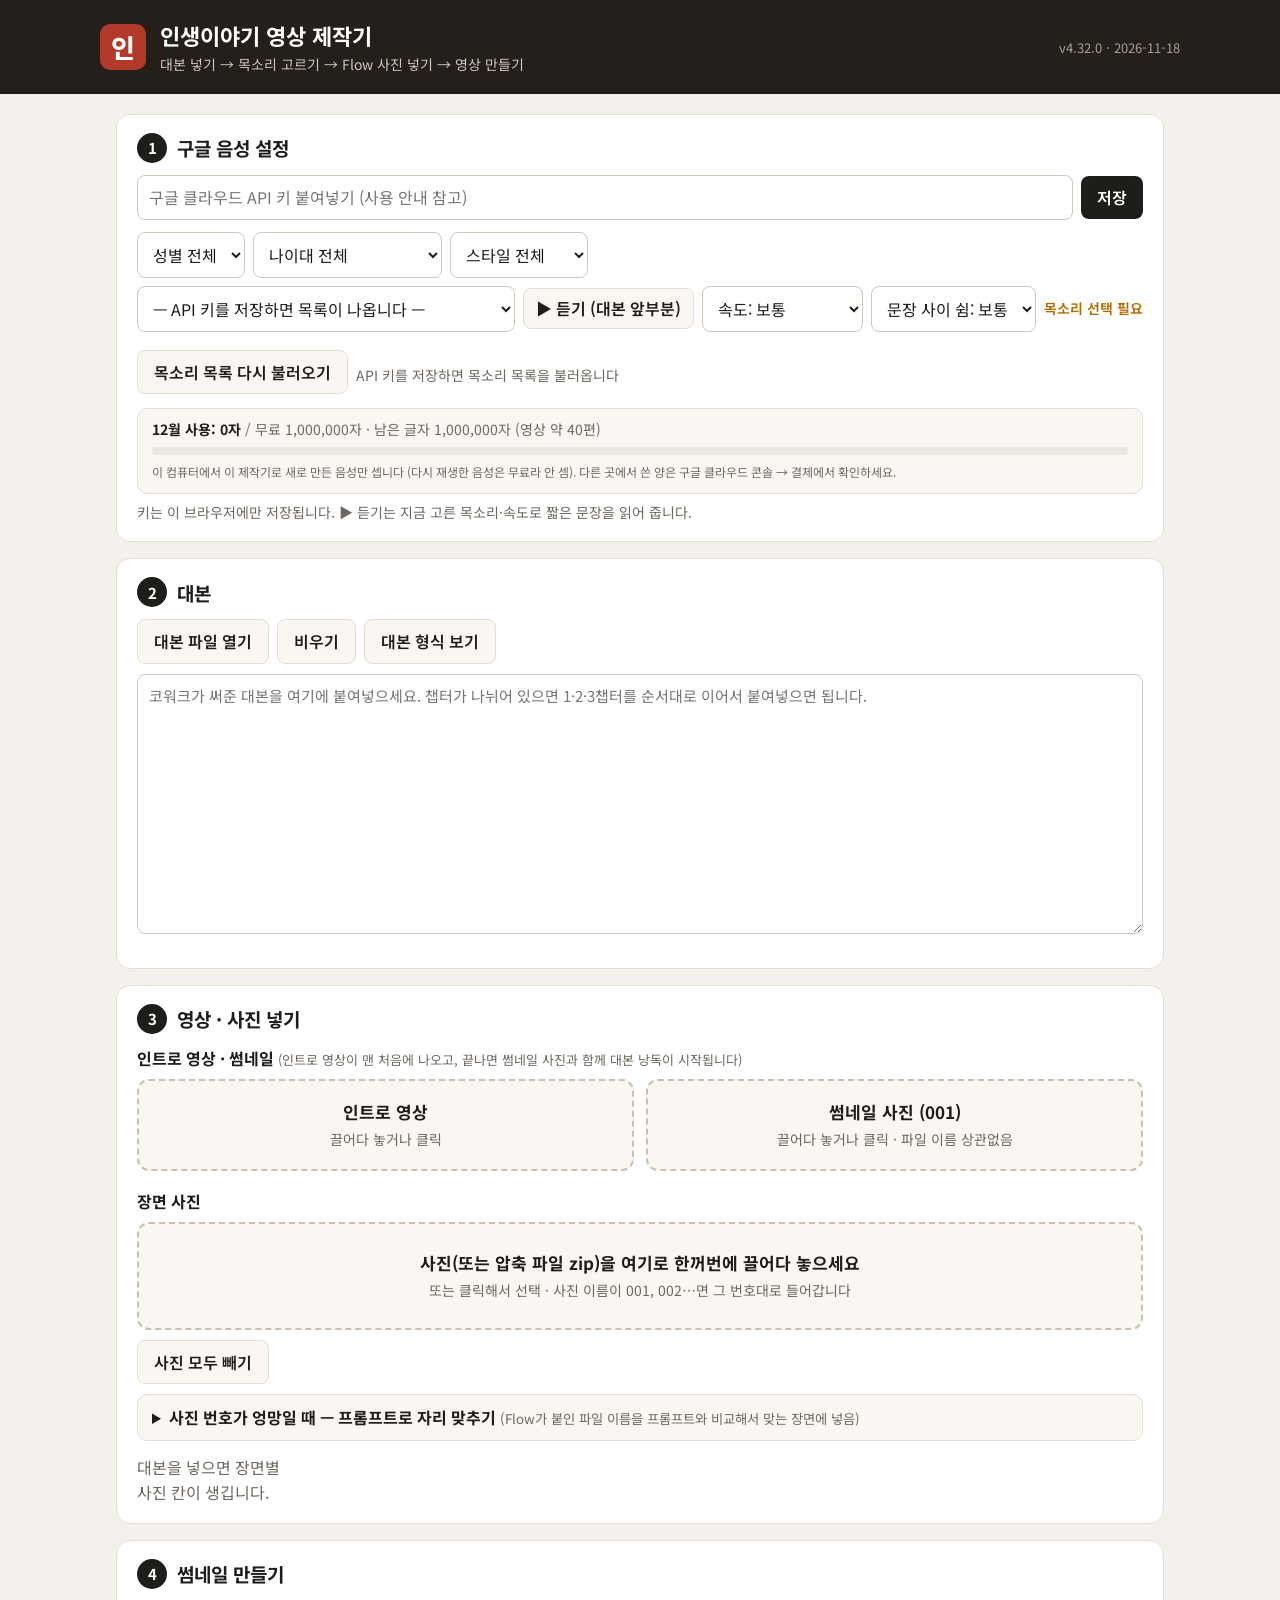
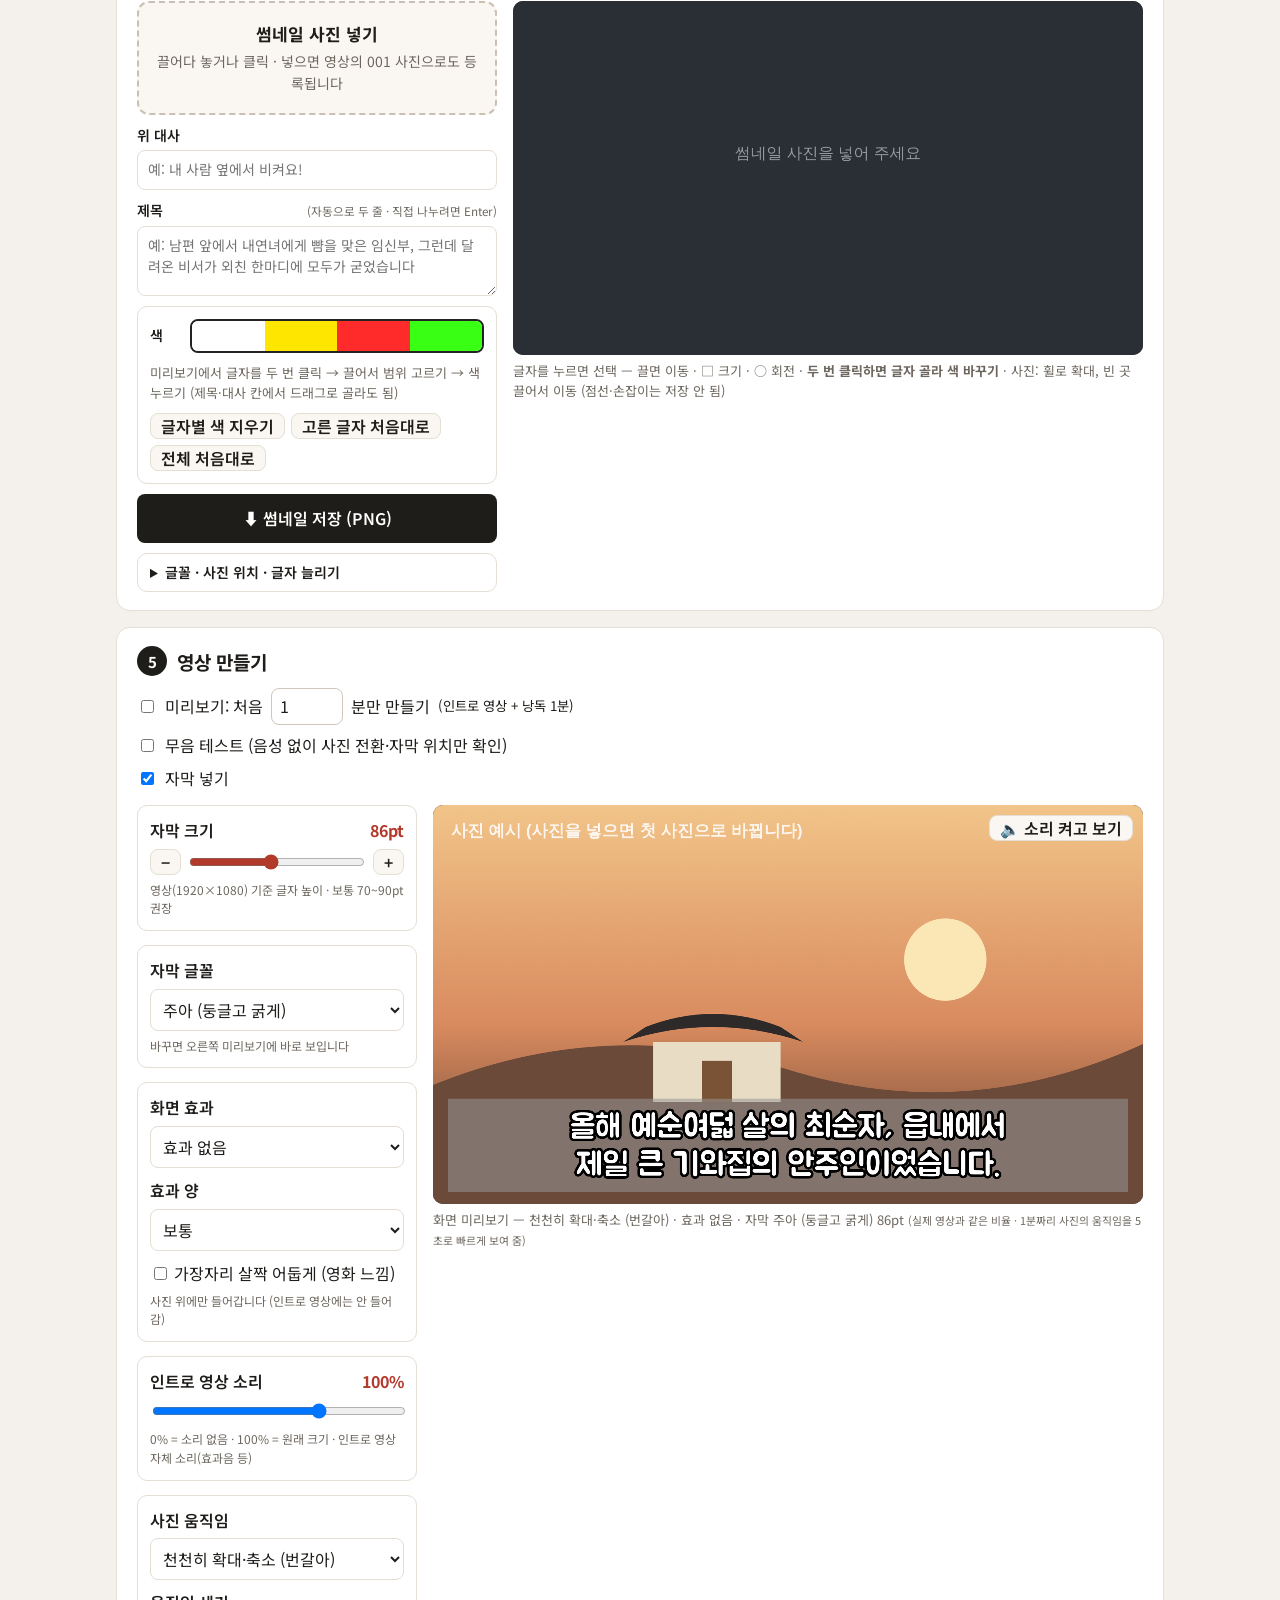
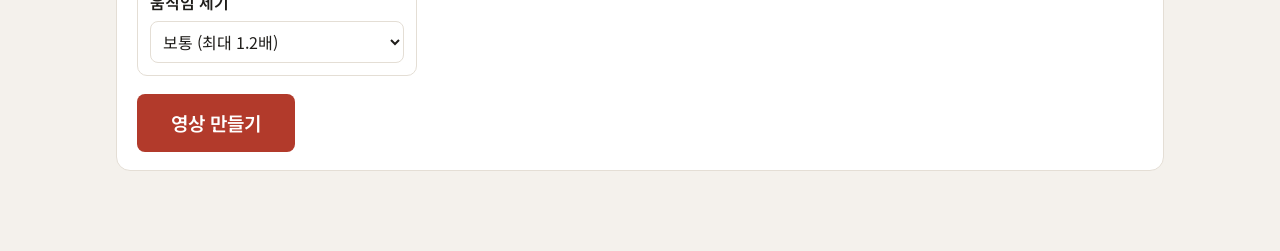
<file: index.html>
<!doctype html>
<html lang="ko">
<head>
<meta charset="utf-8">
<meta name="viewport" content="width=device-width, initial-scale=1">
<title>인생이야기 영상 제작기</title>
<link rel="preconnect" href="https://fonts.googleapis.com"><link rel="preconnect" href="https://fonts.gstatic.com" crossorigin>
<link href="https://fonts.googleapis.com/css2?family=Jua&family=Do+Hyeon&family=Black+Han+Sans&family=Bagel+Fat+One&family=Gasoek+One&family=Noto+Sans+KR:wght@700;900&family=Gothic+A1:wght@800&family=Nanum+Gothic:wght@800&family=Sunflower:wght@700&family=Gowun+Dodum&family=Dongle:wght@700&family=Gugi&family=Yeon+Sung&family=Noto+Serif+KR:wght@900&family=Nanum+Myeongjo:wght@800&family=Hahmlet:wght@800&family=Song+Myung&family=Dokdo&family=East+Sea+Dokdo&family=Gaegu:wght@700&family=Nanum+Pen+Script&display=swap" rel="stylesheet">
<link rel="stylesheet" href="lib/fonts/fonts.css?v=1">
<link rel="stylesheet" href="app.css?v=40">
</head>
<body>
<header class="top">
  <div class="brand"><span class="logo">인</span><div><h1>인생이야기 영상 제작기</h1><p>대본 넣기 → 목소리 고르기 → Flow 사진 넣기 → 영상 만들기</p></div><div class="topright"><span id="ext-state" class="ext"></span><span id="version" class="ver"></span></div></div>
</header>

<main>
  <!-- 음성 방식 -->
  <section class="card modes" id="sec-mode" hidden>
    <div class="card-head"><h2>음성은 어디서 만드나요?</h2></div>
    <label class="mode"><input type="radio" name="mode" value="google"> <span><b>제작기에서 바로 만들기 (구글 음성)</b><small>대본만 넣으면 음성·자막까지 자동 · 매달 100만 자 무료</small></span></label>
    <label class="mode"><input type="radio" name="mode" value="vrew"> <span><b>브루에서 만든 음성 파일 쓰기</b><small>브루에서 송세아로 만든 음성(mp3) + 자막(srt)을 넣음</small></span></label>
  </section>

  <!-- 구글 음성 -->
  <section class="card" id="sec-gkey" data-mode="google">
    <div class="card-head"><span class="num">1</span><h2>구글 음성 설정</h2><span class="state" id="g-key-state"></span></div>
    <div class="row">
      <input type="password" id="g-key" placeholder="구글 클라우드 API 키 붙여넣기 (사용 안내 참고)" autocomplete="off">
      <button id="g-key-save" class="btn">저장</button>
    </div>
    <div class="row" style="margin-top:12px">
      <select id="g-f-gender" class="f" title="성별"><option value="">성별 전체</option><option value="FEMALE">여성</option><option value="MALE">남성</option></select>
      <select id="g-f-age" class="f" title="느낌상 나이대 (추정)"><option value="">나이대 전체</option><option value="청년">청년 (20~30대 느낌)</option><option value="중년">중년 (40~50대 느낌)</option><option value="장년">장년 (60대 이상 느낌)</option></select>
      <select id="g-f-style" class="f" title="목소리 스타일"><option value="">스타일 전체</option><option value="warm">따뜻·부드러운</option><option value="calm">차분·또렷한</option><option value="bright">밝고 활기찬</option></select>
    </div>
    <div class="row" style="margin-top:8px">
      <select id="g-voice" class="gvoice"></select>
      <button id="g-play" class="btn play" title="대본을 넣었으면 대본 앞부분을, 없으면 예시 문장을 읽어 줍니다">▶ 듣기 (대본 앞부분)</button>
      <select id="g-speed" title="읽는 속도">
        <option value="0.8">속도: 아주 느리게</option><option value="0.85">속도: 느리게</option><option value="0.9">속도: 조금 느리게</option>
        <option value="0.95">속도: 살짝 느리게</option><option value="1">속도: 보통</option><option value="1.05">속도: 살짝 빠르게</option>
        <option value="1.1">속도: 조금 빠르게</option><option value="1.2">속도: 빠르게</option>
      </select>
      <select id="g-pause" title="문장이 끝날 때마다 쉬는 길이">
        <option value="0">문장 사이 쉼: 없음</option><option value="1">문장 사이 쉼: 짧게</option><option value="2" selected>문장 사이 쉼: 보통</option><option value="3">문장 사이 쉼: 길게</option>
      </select>
      <span class="state" id="g-voice-state"></span>
    </div>
    <div class="row picks" id="g-picks"></div>
    <div class="row tools" style="margin-top:8px"><button class="btn ghost" id="g-voices-load">목소리 목록 다시 불러오기</button><span class="hint" id="g-voices-info"></span></div>
    <div class="g-usage" id="g-usage"></div>
    <p class="hint">키는 이 브라우저에만 저장됩니다. ▶ 듣기는 지금 고른 목소리·속도로 짧은 문장을 읽어 줍니다.</p>
  </section>

  <!-- 브루 음성 -->
  <section class="card" id="sec-vrew" data-mode="vrew" hidden>
    <div class="card-head"><span class="num">1</span><h2>브루 음성 · 자막 넣기</h2><span class="state" id="vrew-state"></span></div>
    <div class="help">
      <b>브루에서 할 일</b>
      <ol>
        <li>대본을 넣고 AI 목소리(예: 송세아)로 음성 만들기 — 사진·배경음악은 넣지 않아도 됨</li>
        <li><b>내보내기 → 오디오 파일(mp3 또는 wav)</b> 저장</li>
        <li><b>내보내기 → 자막 파일(srt)</b> 저장</li>
      </ol>
    </div>
    <div class="vrew-files">
      <label class="drop small" id="vrew-drop">
        <input type="file" id="vrew-input" accept="audio/*,.mp3,.wav,.m4a,.aac,.srt,text/plain" multiple hidden>
        <strong>음성 파일과 자막 파일(.srt)을 여기로 끌어다 놓으세요</strong>
        <span>두 개를 한꺼번에 넣어도 되고, 하나씩 넣어도 됩니다</span>
      </label>
      <div class="vrew-info">
        <div>음성: <b id="vrew-audio-name">없음</b></div>
        <div>자막: <b id="vrew-srt-name">없음</b></div>
      </div>
    </div>
  </section>

  <!-- 2. 대본 -->
  <section class="card" id="sec-script">
    <div class="card-head"><span class="num">2</span><h2>대본 <small class="opt-only">(선택)</small></h2><span class="state" id="script-state"></span></div>
    <p class="hint opt-only" style="margin:0 0 10px">브루 음성을 쓸 때는 비워 둬도 됩니다. 대본에 <b>[장면 001]</b> 표시가 있으면 그 위치에서 사진이 바뀌고, <b>[챕터]</b> 표시가 있으면 유튜브 챕터가 만들어집니다. 없으면 사진 장수에 맞춰 고르게 나눕니다.</p>
    <div class="row tools">
      <label class="btn ghost" title="챕터 파일 여러 개를 한꺼번에 고르면 이름 순서대로 이어 붙입니다">대본 파일 열기<input type="file" id="script-file" accept=".txt,text/plain" multiple hidden></label>
      <button class="btn ghost" id="script-clear">비우기</button>
      <button class="btn ghost" id="format-help-btn">대본 형식 보기</button>
    </div>
    <div id="format-help" class="help" hidden>
      <pre>[챕터] 1부. 낡은 장부        ← 유튜브 챕터 제목 (선택)
[장면 003]                   ← 여기서 사진 3번으로 바뀜
[내레이션] 서윤희가 시집온 곳은...
[한숙자] 쌀자루는 왜 아직 그대로냐.
[서윤희|슬픔] 금방 옮기겠습니다.        ← 감정 지정
[김덕수|분노|1.5] 그만들 해라.          ← 감정 + 세기(0~2)</pre>
      <p>감정: 보통 · 기쁨 · 슬픔 · 분노 · 속삭임 · 톤업 · 톤다운 · 자동 &nbsp;/&nbsp; 태그 없는 줄은 내레이션 &nbsp;/&nbsp; # 으로 시작하는 줄은 무시</p>
    </div>
    <textarea id="script" autocomplete="off" spellcheck="false" placeholder="코워크가 써준 대본을 여기에 붙여넣으세요. 챕터가 나뉘어 있으면 1·2·3챕터를 순서대로 이어서 붙여넣으면 됩니다."></textarea>
    <div id="script-summary" class="summary"></div>
  </section>

  <!-- 사진 만들기 -->
  <section class="card" id="sec-gen" hidden>
    <div class="card-head"><span class="num">3</span><h2>사진 자동 생성 <small>(선택 · Gemini API 키가 있을 때만)</small></h2><span class="state" id="gen-state"></span></div>
    <div class="row">
      <input type="password" id="gem-key" placeholder="Gemini API 키 (aistudio.google.com → Get API key)" autocomplete="off">
      <button id="gem-key-save" class="btn">저장</button><span class="state" id="gem-key-state"></span>
    </div>
    <div class="row" style="margin-top:8px"><label>모델 <select id="gem-model"></select></label></div>
    <div class="row tools" style="margin-top:12px">
      <label class="btn ghost">프롬프트 파일 열기<input type="file" id="gen-file" accept=".txt,.md,text/plain" hidden></label>
    </div>
    <textarea id="gen-prompts" class="short" spellcheck="false" placeholder="코워크가 준 '이미지 프롬프트'를 여기에 붙여넣으세요 ([인물] / [인물사진] / [썸네일 A] / [장면 002] …)"></textarea>
    <div id="gen-summary" class="summary"></div>
    <h3 class="sub">① 인물 참고 사진 <span class="hint">— 인물마다 얼굴 사진 1장을 정해두면 모든 장면에서 같은 얼굴로 나옵니다</span></h3>
    <div id="gen-chars" class="chars"></div>
    <h3 class="sub">② 썸네일 <span class="hint">— 썸네일 A 는 장면 001 사진으로도 쓰입니다</span></h3>
    <div id="gen-thumbs" class="grid"></div>
    <h3 class="sub">③ 장면 사진 전부 만들기</h3>
    <div class="row">
      <button id="gen-all" class="btn big">사진 전부 만들기</button>
      <button id="gen-stop" class="btn ghost" hidden>중지</button>
      <button id="gen-retry" class="btn ghost" hidden>실패한 것만 다시</button>
      <button id="gen-zip" class="btn ghost">만든 사진 폴더에 저장</button>
    </div>
    <div id="gen-failed" class="msgs"></div>
    <p class="hint">만든 사진은 아래 사진 칸에 장면 번호대로 바로 들어갑니다. 마음에 안 드는 장은 아래 칸의 [다시] 를 누르세요. 한 번 만든 사진은 브라우저에 저장되어, 새로고침해도 다시 돈이 들지 않습니다.</p>
  </section>

  <!-- 4. 사진 -->
  <section class="card" id="sec-images">
    <div class="card-head"><span class="num">4</span><h2>영상 · 사진 넣기</h2><span class="state" id="img-state"></span></div>
    <h3 class="subhead">인트로 영상 · 썸네일 <small>(인트로 영상이 맨 처음에 나오고, 끝나면 썸네일 사진과 함께 대본 낭독이 시작됩니다)</small></h3>
    <div class="clip-row">
      <div class="clip-slot" data-part="1">
        <label class="drop small"><input type="file" accept="video/*" hidden><strong>인트로 영상</strong><span class="clip-name">끌어다 놓거나 클릭</span></label>
        <video muted playsinline hidden></video>
        <button class="btn ghost clip-del" hidden>빼기</button>
      </div>
      <div class="clip-slot thumb-slot" id="thumb-slot">
        <label class="drop small"><input type="file" accept="image/*" hidden><strong>썸네일 사진 (001)</strong><span class="clip-name">끌어다 놓거나 클릭 · 파일 이름 상관없음</span></label>
        <img alt="" hidden>
        <button class="btn ghost clip-del" hidden>빼기</button>
      </div>
    </div>
    <h3 class="subhead">장면 사진</h3>
    <label id="drop" class="drop">
      <input type="file" id="img-input" accept="image/*,video/*,.zip" multiple hidden>
      <strong>사진(또는 압축 파일 zip)을 여기로 한꺼번에 끌어다 놓으세요</strong>
      <span>또는 클릭해서 선택 · 사진 이름이 001, 002…면 그 번호대로 들어갑니다</span>
    </label>
    <div class="row tools"><button class="btn ghost" id="img-clear">사진 모두 빼기</button></div>
    <details class="pm-box" id="pm-box">
      <summary><b>사진 번호가 엉망일 때 — 프롬프트로 자리 맞추기</b> <small>(Flow가 붙인 파일 이름을 프롬프트와 비교해서 맞는 장면에 넣음)</small></summary>
      <p class="hint" style="margin:8px 0">Flow에 붙여넣었던 프롬프트를 그대로 아래에 붙여넣고 버튼을 누르세요. Flow가 파일 이름을 프롬프트 요약(예: Man_with_umbrella_at_bus_stop.png)으로 붙이면, 그 단어들을 프롬프트와 비교해 맞는 장면에 한 장씩 넣습니다. 썸네일(001) 칸의 사진은 그대로 둡니다.</p>
      <textarea id="pm-text" class="pm-text" placeholder='Save/export this image as "002". 프롬프트…placeholder="2. A wide establishing shot of ...&#10;&#10;3. ..."#10;placeholder="2. A wide establishing shot of ...&#10;&#10;3. ..."#10;Save/export this image as "003". 프롬프트…placeholder="2. A wide establishing shot of ...&#10;&#10;3. ..."#10;placeholder="2. A wide establishing shot of ...&#10;&#10;3. ..."#10;(또는 2. 프롬프트… 형식도 됩니다)'></textarea>
      <div class="row" style="margin-top:8px">
        <button class="btn" id="pm-run" type="button">프롬프트로 자리 맞추기</button>
        <label style="font-size:14px"><input type="checkbox" id="pm-ai"> AI로 사진 내용도 보기 <small style="color:var(--muted)">(이름에 단서가 없을 때만 · 처음 100MB 받음)</small></label>
        <label class="btn ghost" style="cursor:pointer">프롬프트 파일 열기<input type="file" id="pm-file" accept=".txt,.md,text/plain" hidden></label>
      </div>
      <p class="hint" id="pm-state"></p>
    </details>
    <div id="grid" class="grid"></div>
    <div class="sub-box" id="sub-box" hidden>
      <div class="card-head" style="margin:0 0 8px"><h2 style="font-size:17px">구독·좋아요 영상 <small>(한 번 넣으면 계속 저장)</small></h2><span class="state" id="sub-state"></span></div>
      <p class="hint" style="margin:0 0 10px">대본에서 <b>"구독과 좋아요…"</b> 멘트가 나오는 순간 자동으로 이 영상이 나옵니다. 매번 넣을 필요 없이 이 브라우저에 저장됩니다.</p>
      <div class="sub-row">
        <label class="drop small" id="sub-drop">
          <input type="file" id="sub-input" accept="video/*" hidden>
          <strong>영상 파일을 끌어다 놓거나 클릭</strong><span>지금 저장된 것: <b id="sub-name">없음</b></span>
        </label>
        <video id="sub-preview" muted playsinline controls hidden></video>
      </div>
      <div class="row" id="sub-opts" hidden style="margin-top:10px;gap:14px;flex-wrap:wrap;align-items:center">
        <label><input type="checkbox" id="sub-hide" checked> 영상이 나오는 동안 제작기 자막 숨기기 (영상에 자막이 이미 있으므로)</label>
        <details class="more"><summary>기타 설정</summary>
          <label>보여주는 방식 <select id="sub-mode"><option value="full">화면 전체로</option><option value="key">사진 위에 겹치기 (초록 배경 지움)</option></select></label>
          <label><input type="checkbox" id="sub-sound"> 영상 자체 소리도 넣기</label>
        </details>
        <button class="btn ghost" id="sub-del">빼기</button>
      </div>
    </div>
  </section>

  <!-- 썸네일 만들기 -->
  <section class="card" id="sec-thumb">
    <div class="card-head"><span class="num">5</span><h2>썸네일 만들기</h2><span class="state" id="tm-state"></span></div>
    <div class="tm-wrap">
      <div class="tm-ctl">
        <label class="drop small" id="tm-drop">
          <input type="file" id="tm-input" accept="image/*" hidden>
          <strong>썸네일 사진 넣기</strong><span id="tm-name">끌어다 놓거나 클릭 · 넣으면 영상의 001 사진으로도 등록됩니다</span>
        </label>
        <label class="tm-field"><span>위 대사</span><input type="text" id="tm-quote" placeholder="예: 내 사람 옆에서 비켜요!"></label>
        <label class="tm-field"><span>제목 <small>(자동으로 두 줄 · 직접 나누려면 Enter)</small></span>
          <textarea id="tm-title1" class="tm-title1" rows="2" placeholder="예: 남편 앞에서 내연녀에게 뺨을 맞은 임신부, 그런데 달려온 비서가 외친 한마디에 모두가 굳었습니다"></textarea></label>
        <div class="tm-edit" id="tm-edit">
          <div class="tm-knob tm-knob-c">
            <span class="tm-k-l">색</span>
            <div class="tm-colors" id="tm-colors" title="눌러서 고르거나, 누른 채 좌우로 끌면 색이 바뀝니다">
              <i data-c="#ffffff" style="background:#ffffff"></i><i data-c="#ffe600" style="background:#ffe600"></i><i data-c="#ff2b2b" style="background:#ff2b2b"></i><i data-c="#39ff14" style="background:#39ff14"></i>
            </div>
          </div>
          <p class="tm-pickinfo" id="tm-pickinfo">미리보기에서 글자를 두 번 클릭 → 끌어서 범위 고르기 → 색 누르기 (제목·대사 칸에서 드래그로 골라도 됨)</p>
          <div class="tm-seg" id="tm-seg" hidden>
            <button type="button" data-l="q">위 대사</button><button type="button" data-l="t1" class="on">제목 윗줄</button><button type="button" data-l="t2">제목 아랫줄</button>
          </div>
          <div class="row" style="gap:6px">
            <button class="btn ghost sm" id="tm-spanclear" type="button">글자별 색 지우기</button>
            <button class="btn ghost sm" id="tm-kreset" type="button">고른 글자 처음대로</button>
            <button class="btn ghost sm" id="tm-kreset-all" type="button">전체 처음대로</button>
          </div>
        </div>
        <button class="btn tm-savebtn" id="tm-save" type="button">⬇ 썸네일 저장 (PNG)</button>
        <details class="tm-more">
          <summary>글꼴 · 사진 위치 · 글자 늘리기</summary>
          <div class="tm-row"><label>글꼴 <select id="tm-font"></select></label><input type="hidden" id="tm-size" value="1"></div>
          <div class="tm-row">
            <label>글자 세로로 늘리기 <select id="tm-stretch"><option value="fill" selected>제목 높이를 꽉 채우게 (최대)</option><option value="3">3배</option><option value="2.5">2.5배</option><option value="2">2배</option><option value="1.5">1.5배</option><option value="1">안 늘림</option></select></label>
            <label>제목 높이 <select id="tm-area"><option value="0.38">화면 아래 ⅓</option><option value="0.45">화면 아래 45%</option><option value="0.52" selected>화면 아래 절반</option><option value="0.6">화면 아래 60%</option></select></label>
          </div>
          <div class="tm-row"><label><input type="checkbox" id="tm-shade"> 아래쪽 살짝 어둡게</label></div>
          <div class="tm-row"><label>사진 확대 <input type="range" id="tm-zoom" min="100" max="250" step="5" value="100"></label></div>
          <div class="tm-row">
            <label>위아래 <input type="range" id="tm-posy" min="0" max="100" value="50"></label>
            <label>좌우 <input type="range" id="tm-posx" min="0" max="100" value="50"></label>
          </div>
          <div class="tm-row"><small>미리보기 위에서 마우스 휠로 확대, 빈 곳(사진)을 끌면 위치 이동도 됩니다</small></div>
        </details>
      </div>
      <figure class="look tm-look">
        <canvas id="tm-canvas" width="1280" height="720"></canvas>
        <figcaption>글자를 누르면 선택 — 끌면 이동 · □ 크기 · ○ 회전 · <b>두 번 클릭하면 글자 골라 색 바꾸기</b> · 사진: 휠로 확대, 빈 곳 끌어서 이동 (점선·손잡이는 저장 안 됨)</figcaption>
      </figure>
    </div>
  </section>

  <!-- 5. 만들기 -->
  <section class="card" id="sec-build">
    <div class="card-head"><span class="num">5</span><h2>영상 만들기</h2></div>
    <div class="opts">
      <label><input type="checkbox" id="opt-preview"> 미리보기: 처음 <input type="number" id="opt-preview-n" value="1" min="0.5" max="30" step="0.5"> 분만 만들기 <small>(인트로 영상 + 낭독 1분)</small></label>
      <label data-mode="google"><input type="checkbox" id="opt-mock"> 무음 테스트 (음성 없이 사진 전환·자막 위치만 확인)</label>
      <label><input type="checkbox" id="opt-sub" checked> 자막 넣기</label>
    </div>
    <div class="look-wrap">
      <div class="look-ctl">
        <div class="ctl">
          <div class="ctl-h">자막 크기 <b id="opt-subsize-val">86pt</b></div>
          <div class="ctl-row">
            <button class="btn ghost sm" id="subsize-minus" type="button">−</button>
            <input type="range" id="opt-subsize" min="48" max="130" step="2" value="86">
            <button class="btn ghost sm" id="subsize-plus" type="button">+</button>
          </div>
          <small>영상(1920×1080) 기준 글자 높이 · 보통 70~90pt 권장</small>
        </div>
        <div class="ctl">
          <div class="ctl-h">자막 글꼴</div>
          <select id="opt-font"></select>
          <small>바꾸면 오른쪽 미리보기에 바로 보입니다</small>
        </div>
        <div class="ctl">
          <div class="ctl-h">화면 효과</div>
          <select id="opt-fx">
            <option value="none" selected>효과 없음</option>
            <option value="firefly">반딧불 (떠다니는 빛)</option>
            <option value="dust">빛가루 (반짝이는 먼지)</option>
            <option value="petal">꽃잎 흩날림</option>
            <option value="leaf">낙엽 흩날림</option>
            <option value="snow">눈 내림</option>
            <option value="leak">따뜻한 빛 번짐</option>
          </select>
          <div class="ctl-h" style="margin-top:10px">효과 양</div>
          <select id="opt-fx-amt"><option value="0.6">적게</option><option value="1" selected>보통</option><option value="1.6">많이</option></select>
          <label style="display:block;margin-top:10px"><input type="checkbox" id="opt-vig"> 가장자리 살짝 어둡게 (영화 느낌)</label>
          <small>사진 위에만 들어갑니다 (인트로 영상에는 안 들어감)</small>
        </div>
        <div class="ctl">
          <div class="ctl-h">인트로 영상 소리 <b id="opt-clipvol-val">100%</b></div>
          <input type="range" id="opt-clipvol" min="0" max="150" step="5" value="100" style="width:100%">
          <small>0% = 소리 없음 · 100% = 원래 크기 · 인트로 영상 자체 소리(효과음 등)</small>
        </div>
        <div class="ctl">
          <div class="ctl-h">사진 움직임</div>
          <select id="opt-motion">
            <option value="alt" selected>천천히 확대·축소 (번갈아)</option>
            <option value="in">천천히 확대만</option>
            <option value="out">천천히 축소만</option>
            <option value="pan">천천히 좌우 이동</option>
            <option value="kb">확대하며 옆으로 이동</option>
            <option value="none">움직임 없음</option>
          </select>
          <div class="ctl-h" style="margin-top:10px">움직임 세기</div>
          <select id="opt-motion-str">
            <option value="1.1">약하게 (최대 1.1배)</option>
            <option value="1.2" selected>보통 (최대 1.2배)</option>
            <option value="1.28">강하게 (최대 1.28배)</option>
          </select>
        </div>
      </div>
      <figure class="look">
        <canvas id="look" width="1920" height="1080"></canvas>
        <button class="btn ghost sm look-sound" id="look-sound" type="button">🔈 소리 켜고 보기</button>
        <figcaption>화면 미리보기 — <span id="look-cap"></span> <small>(실제 영상과 같은 비율 · 1분짜리 사진의 움직임을 5초로 빠르게 보여 줌)</small></figcaption>
      </figure>
    </div>
    <div class="row">
      <button id="build" class="btn big">영상 만들기</button>
      <button id="cancel" class="btn ghost" hidden>중지</button>
    </div>
    <div id="progress" class="progress" hidden>
      <div class="stage" id="stage"></div>
      <div class="bar"><div id="bar-fill"></div></div>
      <div class="pmeta"><span id="pct"></span><span id="eta"></span></div>
      <canvas id="preview" width="1920" height="1080"></canvas>
    </div>
    <div id="result" class="result" hidden></div>
  </section>
</main>

<!-- 예전 타입캐스트 방식용 요소 (화면에는 안 보임) -->
<div hidden id="legacy">
  <input id="api-key"><button id="key-save"></button><span id="key-state"></span>
  <input type="checkbox" id="opt-single">
  <div id="cast"></div><span id="cast-state"></span><span id="voices-info"></span><button id="voices-load"></button>
  <button id="cache-clear"></button><span id="cache-info"></span>
</div>
<div id="toast" class="toast" hidden></div>
<audio id="player" hidden></audio>
<script src="lib/mp4-muxer.js?v=2"></script>
<script src="lib/jszip.min.js?v=2"></script>
<script src="app.js?v=63"></script>
<script src="gen.js?v=1"></script>
<script src="match.js?v=3"></script>
<script src="tts.js?v=8"></script>
</body>
</html>
</file>
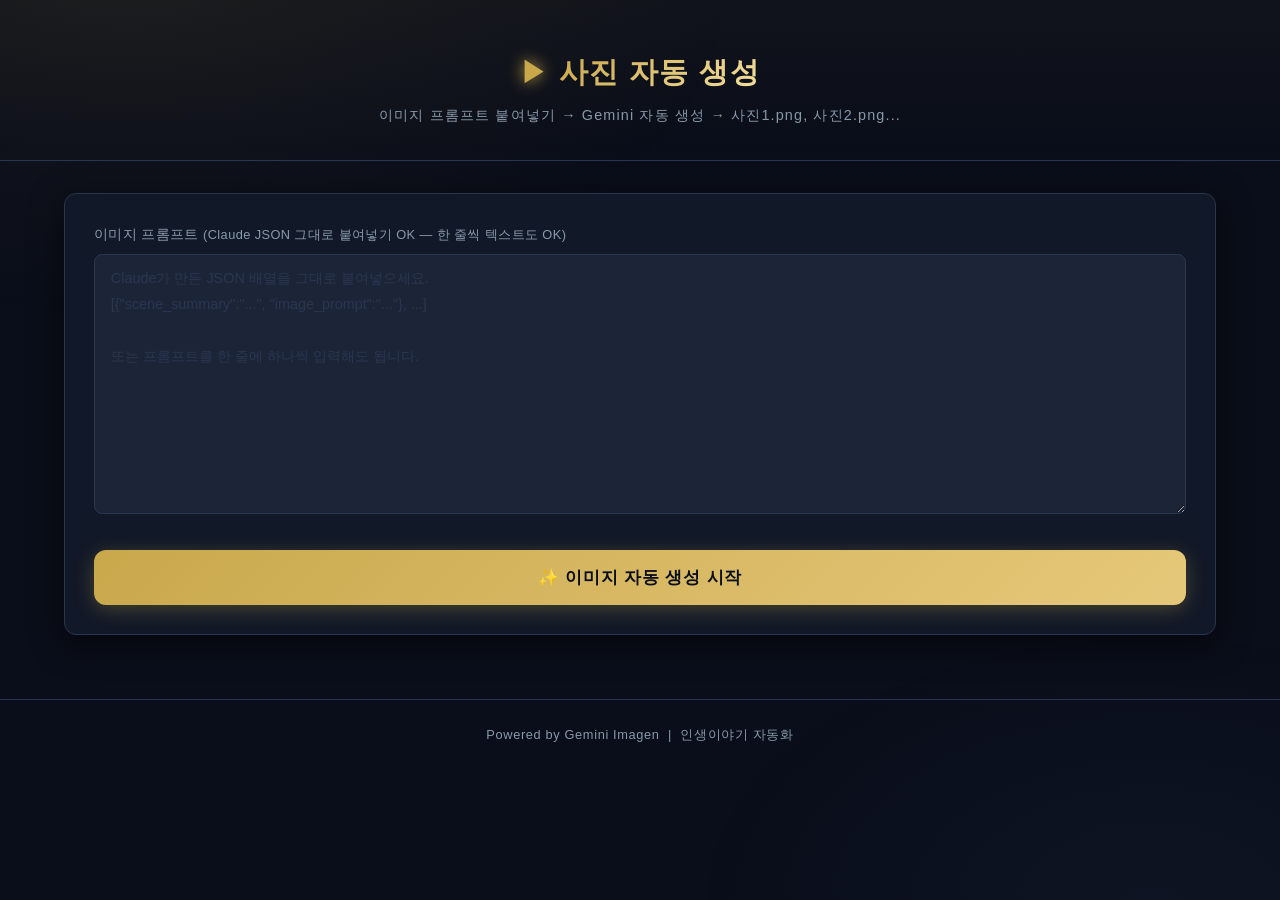
<file: templates/index.html>
<!DOCTYPE html>
<html lang="ko">
<head>
  <meta charset="UTF-8" />
  <meta name="viewport" content="width=device-width, initial-scale=1.0" />
  <title>사진 자동 생성</title>
  <link rel="stylesheet" href="/static/css/style.css" />
</head>
<body>
  <div class="bg-overlay"></div>

  <header class="site-header">
    <div class="logo-area">
      <span class="logo-icon">&#9654;</span>
      <span class="logo-text">사진 자동 생성</span>
    </div>
    <p class="logo-sub">이미지 프롬프트 붙여넣기 → Gemini 자동 생성 → 사진1.png, 사진2.png...</p>
  </header>

  <main class="container">

    <!-- ── 입력 카드 ── -->
    <div class="card" id="inputCard">
      <div class="field" style="margin-bottom:0;">
        <label for="prompts">
          이미지 프롬프트 <span class="hint">(Claude JSON 그대로 붙여넣기 OK — 한 줄씩 텍스트도 OK)</span>
        </label>
        <textarea id="prompts" class="script-input"
          placeholder='Claude가 만든 JSON 배열을 그대로 붙여넣으세요.&#10;[{"scene_summary":"...", "image_prompt":"..."}, ...]&#10;&#10;또는 프롬프트를 한 줄에 하나씩 입력해도 됩니다.'></textarea>
        <p id="charCountInput" class="char-count"></p>
      </div>
      <button id="genBtn" class="btn-primary" onclick="startGeneration()">
        &#10024; 이미지 자동 생성 시작
      </button>
    </div>

    <!-- ── 진행 상황 ── -->
    <div id="progressSection" class="hidden" style="margin-top:2rem;">
      <div class="card">
        <p id="taskText" class="task-text">준비 중...</p>
        <div class="progress-track">
          <div id="progressBar" class="progress-bar" style="width:0%"></div>
        </div>
        <div class="progress-info">
          <span id="progressLabel">0 / 0</span>
          <span id="timeInfo" class="time-info"></span>
        </div>
      </div>
    </div>

    <!-- ── 결과 영역 ── -->
    <div id="resultSection" class="hidden" style="margin-top:2rem;">
      <div class="result-block" id="blockImages">
        <div class="result-block-header">
          <span class="result-block-icon">&#128247;</span> 생성된 이미지
        </div>
        <div id="imageList"></div>
      </div>
    </div>

  </main>

  <footer class="site-footer">
    <p>Powered by Gemini Imagen &nbsp;|&nbsp; 인생이야기 자동화</p>
  </footer>

  <script src="/static/js/script.js"></script>
</body>
</html>
</file>
<file: lib/fonts/fonts.css>
/* 직접 올려 둔 무료 한글 글꼴 (상업적 이용 가능) — 고를 때만 내려받음 */
@font-face { font-family: "Jalnan"; src: url("Jalnan.woff") format("woff"); font-display: swap; }
@font-face { font-family: "BMHannaPro"; src: url("BMHannaPro.woff2") format("woff2"); font-display: swap; }
@font-face { font-family: "Cafe24Ssurround"; src: url("Cafe24Ssurround.woff") format("woff"); font-display: swap; }
@font-face { font-family: "GangwonPower"; src: url("GangwonPower.woff") format("woff"); font-display: swap; }
@font-face { font-family: "ONEMobilePOP"; src: url("ONEMobilePOP.woff") format("woff"); font-display: swap; }
@font-face { font-family: "NanumSquareEB"; src: url("NanumSquareEB.woff2") format("woff2"); font-display: swap; }
@font-face { font-family: "NanumSquareRoundEB"; src: url("NanumSquareRoundEB.woff2") format("woff2"); font-display: swap; }
@font-face { font-family: "LINESeedKR"; src: url("LINESeedKRBold.woff2") format("woff2"); font-display: swap; }
@font-face { font-family: "PayboocBold"; src: url("PayboocBold.woff") format("woff"); font-display: swap; }
@font-face { font-family: "BinggraeBold"; src: url("BinggraeBold.woff2") format("woff2"); font-display: swap; }
@font-face { font-family: "MaplestoryBold"; src: url("MaplestoryBold.woff2") format("woff2"); font-display: swap; }
@font-face { font-family: "BMHanna11"; src: url("BMHanna11.woff2") format("woff2"); font-display: swap; }
@font-face { font-family: "BMEuljiro"; src: url("BMEuljiro.woff2") format("woff2"); font-display: swap; }
@font-face { font-family: "TmonMonsori"; src: url("TmonMonsori.woff") format("woff"); font-display: swap; }
@font-face { font-family: "ChosunGs"; src: url("ChosunGs.woff") format("woff"); font-display: swap; }
@font-face { font-family: "NanumBrush"; src: url("NanumBrush.woff2") format("woff2"); font-display: swap; }
</file>
<file: app.css>
:root {
  --bg: #f4f1ec;
  --card: #ffffff;
  --ink: #1f1d1a;
  --muted: #6d675f;
  --line: #e4ded5;
  --accent: #b23a2b;
  --accent-ink: #ffffff;
  --ok: #2e7d4f;
  --warn: #b26a00;
  --err: #b3261e;
  --soft: #faf7f2;
}
* { box-sizing: border-box; }
body {
  margin: 0; background: var(--bg); color: var(--ink);
  font: 16px/1.55 "Malgun Gothic", "Apple SD Gothic Neo", "Noto Sans KR", system-ui, sans-serif;
}
.top { background: #241f1b; color: #fff; padding: 18px 24px; }
.brand { display: flex; gap: 14px; align-items: center; max-width: 1080px; margin: 0 auto; }
.logo { width: 46px; height: 46px; border-radius: 10px; background: var(--accent); display: grid; place-items: center; font-weight: 800; font-size: 26px; }
.top h1 { margin: 0; font-size: 22px; }
.top p { margin: 2px 0 0; color: #cfc6bb; font-size: 14px; }
main { max-width: 1080px; margin: 0 auto; padding: 20px 16px 80px; display: grid; gap: 16px; }
.card { background: var(--card); border: 1px solid var(--line); border-radius: 14px; padding: 18px 20px; }
.card-head { display: flex; align-items: center; gap: 10px; margin-bottom: 12px; }
.card-head h2 { margin: 0; font-size: 19px; }
.num { width: 30px; height: 30px; border-radius: 50%; background: var(--ink); color: #fff; display: grid; place-items: center; font-weight: 700; font-size: 15px; flex: none; }
.state { margin-left: auto; font-size: 14px; font-weight: 600; }
.state.ok { color: var(--ok); } .state.warn { color: var(--warn); } .state.err { color: var(--err); }
.row { display: flex; gap: 8px; align-items: center; flex-wrap: wrap; }
.row.tools { margin-bottom: 10px; }
input[type=password], input[type=text], textarea, select, input[type=number] {
  font: inherit; border: 1px solid #cfc7bc; border-radius: 8px; padding: 9px 11px; background: #fff; color: var(--ink);
}
#api-key { flex: 1; min-width: 240px; }
textarea { width: 100%; min-height: 260px; resize: vertical; font-family: "Malgun Gothic", "Noto Sans KR", sans-serif; font-size: 15px; }
.btn { font: inherit; font-weight: 600; border: 0; border-radius: 8px; padding: 9px 16px; background: var(--ink); color: #fff; cursor: pointer; }
.btn:hover { filter: brightness(1.15); }
.btn.ghost { background: var(--soft); color: var(--ink); border: 1px solid var(--line); }
.btn.big { background: var(--accent); color: var(--accent-ink); font-size: 19px; padding: 14px 34px; }
.btn:disabled { opacity: .5; cursor: not-allowed; }
.btn.play { padding: 7px 12px; background: var(--soft); color: var(--ink); border: 1px solid var(--line); }
.hint { color: var(--muted); font-size: 14px; margin: 8px 0 0; }
.help { background: var(--soft); border: 1px solid var(--line); border-radius: 10px; padding: 10px 14px; margin-bottom: 10px; font-size: 14px; }
.help pre { margin: 0 0 6px; white-space: pre-wrap; font-family: inherit; }
.summary { margin-top: 10px; display: grid; grid-template-columns: repeat(auto-fit, minmax(150px, 1fr)); gap: 8px; }
.summary .k { background: var(--soft); border: 1px solid var(--line); border-radius: 10px; padding: 8px 12px; }
.summary .k b { display: block; font-size: 20px; }
.summary .k span { color: var(--muted); font-size: 13px; }
.summary .msgs { grid-column: 1 / -1; font-size: 14px; }
.msg-warn { color: var(--warn); } .msg-err { color: var(--err); }
.cast { display: grid; gap: 8px; }
.cast .empty, .grid .empty { color: var(--muted); margin: 0; }
.cast-row { display: grid; grid-template-columns: 120px 1fr auto; gap: 10px; align-items: center; border: 1px solid var(--line); border-radius: 10px; padding: 10px 12px; }
.cast-row.missing { border-color: #e6b3ad; background: #fdf4f2; }
.cast-name b { display: block; font-size: 17px; }
.cast-name span { color: var(--muted); font-size: 13px; }
.cast-pick { display: flex; gap: 6px; flex-wrap: wrap; align-items: center; }
.cast-pick select.voice { flex: 1; min-width: 220px; }
.cast-pick select.f { width: auto; }
.cast-extra { display: flex; gap: 6px; align-items: center; font-size: 14px; color: var(--muted); }
.drop { display: grid; place-items: center; text-align: center; gap: 4px; border: 2px dashed #c9bfb2; border-radius: 12px; padding: 26px; background: var(--soft); cursor: pointer; margin-bottom: 10px; }
.drop.over { border-color: var(--accent); background: #fbeeea; }
.drop strong { font-size: 17px; } .drop span { color: var(--muted); font-size: 14px; }
.grid { display: grid; grid-template-columns: repeat(auto-fill, minmax(150px, 1fr)); gap: 10px; }
.tile { border: 1px solid var(--line); border-radius: 10px; overflow: hidden; background: #fff; font-size: 13px; }
.tile .ph { aspect-ratio: 16/9; background: #ece7df center/cover no-repeat; display: grid; place-items: center; color: var(--muted); }
.tile.miss .ph { background-color: #f6e4e1; color: var(--err); }
.tile .cap { padding: 6px 8px; }
.tile .cap b { margin-right: 4px; }
.tile .cap span { color: var(--muted); display: block; white-space: nowrap; overflow: hidden; text-overflow: ellipsis; }
.opts { display: grid; gap: 8px; margin-bottom: 14px; }
.opts label { display: flex; gap: 8px; align-items: center; flex-wrap: wrap; }
.opts input[type=number] { width: 72px; padding: 5px 8px; }
.progress { margin-top: 16px; }
.stage { font-weight: 700; margin-bottom: 6px; }
.bar { height: 14px; border-radius: 7px; background: #ece7df; overflow: hidden; }
#bar-fill { height: 100%; width: 0; background: var(--accent); transition: width .2s; }
.pmeta { display: flex; justify-content: space-between; color: var(--muted); font-size: 14px; margin: 6px 0 10px; }
#preview { width: 100%; max-width: 640px; aspect-ratio: 16/9; border-radius: 10px; background: #111; display: block; }
.result { margin-top: 16px; border: 1px solid #b7dcc4; background: #f1faf4; border-radius: 12px; padding: 14px 16px; }
.result h3 { margin: 0 0 8px; color: var(--ok); }
.result .row { margin-top: 8px; }
.result.err { border-color: #e6b3ad; background: #fdf4f2; }
.result.err h3 { color: var(--err); }
.more { margin-top: 18px; color: var(--muted); }
.more summary { cursor: pointer; }
.toast { position: fixed; left: 50%; bottom: 24px; transform: translateX(-50%); background: #241f1b; color: #fff; padding: 10px 18px; border-radius: 10px; font-size: 15px; max-width: 90vw; z-index: 10; white-space: pre-line; }
@media (max-width: 720px) {
  .cast-row { grid-template-columns: 1fr; }
}
.single { display: flex; gap: 8px; align-items: center; flex-wrap: wrap; background: var(--soft); border: 1px solid var(--line); border-radius: 10px; padding: 10px 12px; margin-bottom: 10px; }
.single .hint { margin: 0; }
.topright { margin-left: auto; display: grid; justify-items: end; gap: 2px; font-size: 13px; }
.ext.ok { color: #9fe0b5; } .ext.warn { color: #ffcf7a; }
.ver { color: #a89f94; }
.cast-pick input.q { width: 170px; padding: 8px 10px; }
.modes .card-head { margin-bottom: 8px; }
.mode { display: flex; gap: 10px; align-items: flex-start; border: 1px solid var(--line); border-radius: 10px; padding: 10px 12px; margin-top: 8px; cursor: pointer; }
.mode input { margin-top: 5px; }
.mode b { display: block; font-size: 16px; }
.mode small { color: var(--muted); font-size: 14px; }
.mode:has(input:checked) { border-color: var(--accent); background: #fbeeea; }
.help ol { margin: 6px 0 0; padding-left: 20px; }
.vrew-files { display: grid; grid-template-columns: 1fr 260px; gap: 12px; align-items: stretch; margin-top: 10px; }
.drop.small { padding: 18px; margin: 0; }
.vrew-info { border: 1px solid var(--line); border-radius: 12px; padding: 12px 14px; display: grid; gap: 6px; align-content: center; font-size: 15px; }
.card-head h2 small { color: var(--muted); font-weight: 400; font-size: 14px; }
body:not(.mode-vrew) .opt-only { display: none; }
@media (max-width: 720px) { .vrew-files { grid-template-columns: 1fr; } }
[hidden] { display: none !important; }
#gem-key { flex: 1; min-width: 240px; }
textarea.short { min-height: 140px; margin-top: 4px; }
h3.sub { font-size: 16px; margin: 18px 0 8px; }
h3.sub .hint { font-weight: 400; margin-left: 4px; }
.chars { display: grid; gap: 10px; }
.char-row { display: grid; grid-template-columns: 110px 1fr; gap: 12px; border: 1px solid var(--line); border-radius: 10px; padding: 10px; }
.ref { width: 110px; height: 110px; border-radius: 10px; background: #ece7df center/cover no-repeat; display: grid; place-items: center; font-size: 12px; color: var(--muted); text-align: center; }
.char-info { display: grid; gap: 6px; align-content: start; }
.char-info .hint { margin: 0; }
.cands { display: flex; gap: 8px; flex-wrap: wrap; align-items: center; }
.cands .hint { flex-basis: 100%; }
.cand { padding: 0; border: 2px solid var(--line); border-radius: 10px; overflow: hidden; cursor: pointer; background: none; }
.cand:hover { border-color: var(--accent); }
.cand img { width: 120px; height: 120px; object-fit: cover; display: block; }
.tile { position: relative; }
.tile .regen { position: absolute; top: 6px; right: 6px; font: inherit; font-size: 12px; padding: 3px 8px; border-radius: 6px; border: 0; background: rgba(0,0,0,.6); color: #fff; cursor: pointer; }
.tile.thumb .row { margin-top: 6px; gap: 4px; }
.tile.thumb .btn { padding: 4px 10px; font-size: 13px; }
#g-key { flex: 1; min-width: 240px; }
select.gvoice { flex: 1; min-width: 260px; }
.picks { margin-top: 10px; gap: 6px; }
.picks .hint { margin: 0 4px 0 0; }
.btn.pick { padding: 7px 12px; font-size: 14px; background: var(--soft); color: var(--ink); border: 1px solid var(--line); }
.btn.pick.on { border-color: var(--accent); background: #fbeeea; }
.vbadge { position: absolute; top: 6px; left: 6px; font-size: 12px; padding: 2px 7px; border-radius: 6px; background: rgba(178,58,43,.9); color: #fff; }
.img-sum { grid-column: 1 / -1; border: 1px solid var(--line); border-radius: 10px; padding: 12px 14px; background: #fff; display: flex; flex-wrap: wrap; align-items: center; gap: 6px 12px; }
.img-sum.wait { background: #faf8f4; color: var(--muted); flex-direction: column; align-items: flex-start; gap: 4px; }
.img-sum.wait b { color: var(--ink, #222); }
.img-sum .bar { flex: 1 1 100%; height: 8px; border-radius: 4px; background: #ece7df; overflow: hidden; }
.img-sum .bar i { display: block; height: 100%; background: #c98a2b; }
.img-sum.full .bar i { background: #2e8b57; }
.img-sum.full b { color: #2e7d4f; }
.img-sum .miss-nums { flex: 1 1 100%; color: var(--err); font-size: 14px; }
.img-sum .miss-nums small { color: var(--muted); }
.img-sum .only-miss { font-size: 14px; cursor: pointer; }
.tile .okbadge { position: absolute; top: 6px; right: 6px; width: 22px; height: 22px; border-radius: 50%; background: #2e8b57; color: #fff; display: grid; place-items: center; font-size: 13px; font-weight: 700; }
.tile .regen + .vbadge + .okbadge, .tile .regen ~ .okbadge { right: 52px; }
.tile.miss .ph { background-color: #f3efe9; color: var(--muted); border-bottom: 1px dashed #d8cfc2; }
.sub-box { margin-top: 18px; border-top: 1px solid var(--line); padding-top: 16px; }
.sub-row { display: flex; gap: 12px; flex-wrap: wrap; align-items: stretch; }
.sub-row .drop { flex: 1 1 260px; margin: 0; }
.sub-row video { width: 240px; max-width: 100%; aspect-ratio: 16/9; border-radius: 8px; background: #000; }
.subhead { font-size: 16px; margin: 4px 0 8px; }
.subhead small { font-weight: 400; color: var(--muted); font-size: 13px; }
.clip-row { display: grid; grid-template-columns: 1fr 1fr; gap: 12px; margin-bottom: 18px; }
.clip-slot { display: flex; flex-wrap: wrap; align-items: center; gap: 8px; }
.clip-slot .drop { flex: 1 1 100%; }
.clip-slot .drop { margin: 0; }
.clip-slot.has .drop { border-style: solid; border-color: #2e8b57; background: #eef7f1; }
.clip-slot.has .clip-name { color: #2e7d4f; font-weight: 600; }
.clip-slot video { width: 160px; aspect-ratio: 16/9; border-radius: 6px; background: #000; }
.clip-slot .clip-del { padding: 6px 12px; }
@media (max-width: 560px) { .clip-row { grid-template-columns: 1fr; } }
.look-wrap { display: grid; grid-template-columns: 280px 1fr; gap: 16px; margin: 14px 0 18px; align-items: start; }
.look-ctl { display: flex; flex-direction: column; gap: 14px; }
.ctl { border: 1px solid var(--line); border-radius: 10px; padding: 12px; background: #fff; }
.ctl-h { font-weight: 600; margin-bottom: 6px; display: flex; justify-content: space-between; }
.ctl-h b { color: var(--accent); }
.ctl-row { display: flex; align-items: center; gap: 6px; }
.ctl-row input[type=range] { flex: 1; accent-color: var(--accent); }
.ctl small { color: var(--muted); display: block; margin-top: 6px; font-size: 12px; }
.ctl select { width: 100%; font: inherit; padding: 7px 8px; border-radius: 8px; border: 1px solid var(--line); background: #fff; }
.btn.sm { padding: 4px 10px; font-size: 16px; line-height: 1; }
.look { margin: 0; }
.look canvas { width: 100%; aspect-ratio: 16/9; border-radius: 10px; background: #101418; display: block; }
.look figcaption { font-size: 13px; color: var(--muted); margin-top: 6px; }
@media (max-width: 760px) { .look-wrap { grid-template-columns: 1fr; } }
.thumb-slot img { width: 160px; aspect-ratio: 16/9; object-fit: cover; border-radius: 6px; background: #000; }
.look { position: relative; }
.look-sound { position: absolute; top: 10px; right: 10px; background: rgba(255,255,255,.92); font-size: 14px; padding: 6px 10px; }
.tm-wrap { display: grid; grid-template-columns: 360px 1fr; gap: 16px; align-items: start; }
.tm-ctl { display: flex; flex-direction: column; gap: 10px; }
.tm-ctl .drop { margin: 0; }
#tm-drop.has { border-style: solid; border-color: #2e8b57; background: #eef7f1; }
.tm-field { display: flex; flex-direction: column; gap: 4px; font-weight: 600; font-size: 14px; }
.tm-field span { display: flex; align-items: center; justify-content: space-between; }
.tm-field small { font-weight: 400; color: var(--muted); }
.tm-field textarea { font: inherit; font-weight: 400; padding: 8px 10px; border: 1px solid var(--line); border-radius: 8px; resize: vertical; }
.tm-field input[type=text] { font: inherit; font-weight: 400; padding: 8px 10px; border: 1px solid var(--line); border-radius: 8px; }
.tm-field input[type=color] { width: 34px; height: 24px; border: 0; padding: 0; background: none; cursor: pointer; }
.tm-row { display: flex; flex-wrap: wrap; gap: 12px; font-size: 14px; align-items: center; }
.tm-row select { font: inherit; padding: 4px 6px; border-radius: 6px; border: 1px solid var(--line); }
.tm-look canvas { width: 100%; aspect-ratio: 16/9; border-radius: 10px; background: #222; display: block; }
@media (max-width: 860px) { .tm-wrap { grid-template-columns: 1fr; } }
.tm-row input[type=color] { width: 34px; height: 24px; border: 0; padding: 0; background: none; cursor: pointer; vertical-align: middle; }

.tm-title-row { border: 1px solid var(--line); border-radius: 8px; padding: 6px 8px; background: #fff; }
.tm-title-row.on { border-color: var(--accent); box-shadow: 0 0 0 2px rgba(178,58,43,.12); }
.tm-title-h { display: flex; justify-content: space-between; align-items: center; font-weight: 600; font-size: 14px; margin-bottom: 4px; }
.tm-title-h .btn { font-size: 13px; padding: 3px 10px; }
.tm-title-row textarea.tm-title { width: 100%; box-sizing: border-box; font: inherit; font-size: 15px; padding: 6px 8px; border: 1px solid var(--line); border-radius: 6px; height: 62px !important; min-height: 0 !important; resize: vertical; }
.g-usage { margin-top: 14px; border: 1px solid var(--line); border-radius: 10px; padding: 10px 14px; background: var(--soft); font-size: 14px; }
.g-usage .gu-top span { color: var(--muted); }
.g-usage .gu-bar { height: 8px; border-radius: 4px; background: #ece7df; overflow: hidden; margin: 6px 0; }
.g-usage .gu-bar i { display: block; height: 100%; background: var(--ok); }
.g-usage.warn .gu-bar i { background: var(--warn); } .g-usage.warn b { color: var(--warn); }
.g-usage.err .gu-bar i { background: var(--err); } .g-usage.err b { color: var(--err); }
.g-usage small { color: var(--muted); font-size: 12px; }
.tile .tacts { position: absolute; left: 6px; right: 6px; top: calc((100% - 46px) / 2 - 14px); display: flex; gap: 6px; justify-content: center; opacity: 0; transition: opacity .15s; pointer-events: none; }
.tile:hover .tacts, .tile:focus-within .tacts, .tile.miss .tacts { opacity: 1; pointer-events: auto; }
.tile .tbtn { font: inherit; font-size: 12.5px; font-weight: 600; padding: 4px 10px; border-radius: 6px; border: 0; background: rgba(0,0,0,.72); color: #fff; cursor: pointer; }
.tile .tbtn:hover { background: #000; }
.tile.over { outline: 3px solid var(--accent); outline-offset: -3px; }
.tile.miss .ph { color: transparent; }
.pm-box { margin: 4px 0 14px; border: 1px solid var(--line); border-radius: 10px; padding: 10px 14px; background: var(--soft); }
.pm-box summary { cursor: pointer; }
.pm-box summary small { color: var(--muted); }
textarea.pm-text { min-height: 120px; height: 140px; font-size: 13px; }
.tile .unsure { position: absolute; bottom: 52px; left: 6px; font-size: 12px; font-weight: 700; padding: 2px 7px; border-radius: 6px; background: #e7a52b; color: #1f1d1a; }
.tm-edit { border: 1px solid var(--line); border-radius: 10px; padding: 12px; background: #fff; display: flex; flex-direction: column; gap: 10px; }
.tm-edit-h { display: flex; flex-direction: column; gap: 2px; font-size: 14px; }
.tm-edit-h small { color: var(--muted); }
.tm-seg { display: grid; grid-template-columns: repeat(3, 1fr); border: 1px solid var(--line); border-radius: 8px; overflow: hidden; }
.tm-seg button { font: inherit; font-size: 14px; font-weight: 600; padding: 7px 4px; border: 0; background: #faf8f4; color: var(--ink, #222); cursor: pointer; }
.tm-seg button + button { border-left: 1px solid var(--line); }
.tm-seg button.on { background: var(--accent); color: #fff; }
.tm-knob { display: grid; grid-template-columns: 34px 20px 1fr 20px 46px; align-items: center; gap: 6px; font-size: 14px; }
.tm-k-l { font-weight: 600; }
.tm-k-s { color: var(--muted); font-size: 12px; text-align: center; }
.tm-knob input[type=range] { width: 100%; height: 26px; accent-color: var(--accent); cursor: pointer; }
.tm-knob b { text-align: right; font-variant-numeric: tabular-nums; }
.tm-knob .tm-colors { grid-column: 2 / -1; }
.tm-colors { display: grid; grid-template-columns: repeat(4, 1fr); height: 34px; border-radius: 8px; overflow: hidden; border: 2px solid #222; cursor: ew-resize; touch-action: none; user-select: none; }
.tm-colors i { display: block; position: relative; }
.tm-colors i.on::after { content: ""; position: absolute; inset: 4px; border: 3px solid #000; border-radius: 4px; box-shadow: 0 0 0 2px #fff inset; }
#tm-canvas { touch-action: none; }
.tm-pickinfo { margin: 0; font-size: 13px; color: var(--muted); }
.tm-pickinfo.on { color: var(--accent); font-weight: 600; }
.tm-ctl { gap: 10px !important; }
.tm-title1 { width: 100%; box-sizing: border-box; height: 70px; min-height: 0 !important; font: inherit; font-size: 15px; padding: 8px 10px; border: 1px solid var(--line); border-radius: 8px; resize: vertical; }
.tm-knob-c { grid-template-columns: 34px 1fr !important; }
.tm-knob-c .tm-colors { grid-column: 2 !important; }
.tm-savebtn { width: 100%; padding: 12px; font-size: 16px; }
.tm-more { border: 1px solid var(--line); border-radius: 10px; padding: 8px 12px; background: #fff; font-size: 14px; }
.tm-more summary { cursor: pointer; font-weight: 600; }
.tm-more[open] { display: flex; flex-direction: column; gap: 8px; }
.tm-look { position: sticky; top: 12px; align-self: start; }
</file>
<file: static/css/style.css>
/* ── 리셋 & 변수 ──────────────────────────── */
*, *::before, *::after { box-sizing: border-box; margin: 0; padding: 0; }

:root {
  --navy:   #0a0e1a;
  --navy2:  #111827;
  --navy3:  #1c2538;
  --gold:   #c9a84c;
  --gold2:  #e6c87a;
  --gold3:  #f5e0a0;
  --text:   #e8e8f0;
  --muted:  #8899aa;
  --border: #2a3650;
  --red:    #e05050;
  --green:  #4ade80;

  --radius: 12px;
  --shadow: 0 8px 32px rgba(0,0,0,0.6);
}

html { scroll-behavior: smooth; }

body {
  background: var(--navy);
  color: var(--text);
  font-family: 'Segoe UI', 'Apple SD Gothic Neo', sans-serif;
  font-size: 15px;
  line-height: 1.7;
  min-height: 100vh;
}

/* ── 배경 오버레이 ──────────────────────────── */
.bg-overlay {
  position: fixed;
  inset: 0;
  background:
    radial-gradient(ellipse 80% 60% at 10% 0%, rgba(201,168,76,0.06) 0%, transparent 60%),
    radial-gradient(ellipse 60% 50% at 90% 100%, rgba(100,120,200,0.06) 0%, transparent 60%);
  pointer-events: none;
  z-index: 0;
}

/* ── 헤더 ──────────────────────────── */
.site-header {
  position: relative;
  z-index: 1;
  text-align: center;
  padding: 3rem 1rem 2rem;
  border-bottom: 1px solid var(--border);
  background: linear-gradient(to bottom, rgba(201,168,76,0.04), transparent);
}

.logo-area {
  display: flex;
  align-items: center;
  justify-content: center;
  gap: 0.6rem;
  margin-bottom: 0.4rem;
}

.logo-icon {
  font-size: 1.8rem;
  color: var(--gold);
  text-shadow: 0 0 16px var(--gold);
}

.logo-text {
  font-size: 1.8rem;
  font-weight: 700;
  letter-spacing: 0.05em;
  background: linear-gradient(135deg, var(--gold), var(--gold3));
  -webkit-background-clip: text;
  -webkit-text-fill-color: transparent;
  background-clip: text;
}

.logo-sub {
  color: var(--muted);
  font-size: 0.9rem;
  letter-spacing: 0.08em;
}

/* ── 컨테이너 ──────────────────────────── */
.container {
  position: relative;
  z-index: 1;
  max-width: 1200px;
  margin: 0 auto;
  padding: 2rem 1.5rem 4rem;
}

/* ── 그리드 ──────────────────────────── */
.grid-2 {
  display: grid;
  grid-template-columns: 1fr 1fr;
  gap: 1.5rem;
}
@media (max-width: 820px) { .grid-2 { grid-template-columns: 1fr; } }

/* ── 카드 ──────────────────────────── */
.card {
  background: var(--navy2);
  border: 1px solid var(--border);
  border-radius: var(--radius);
  padding: 1.8rem;
  box-shadow: var(--shadow);
  transition: border-color 0.2s;
}
.card:hover { border-color: rgba(201,168,76,0.3); }

.card-title {
  font-size: 1.05rem;
  font-weight: 600;
  color: var(--text);
  margin-bottom: 1.2rem;
  display: flex;
  align-items: center;
  gap: 0.5rem;
}

.accent {
  color: var(--gold);
  font-weight: 700;
}

.card-desc {
  font-size: 0.85rem;
  color: var(--muted);
  margin-bottom: 1rem;
}

/* ── 입력 필드 ──────────────────────────── */
.field { margin-bottom: 1.4rem; }
.field label {
  display: block;
  font-size: 0.85rem;
  color: var(--muted);
  margin-bottom: 0.5rem;
  letter-spacing: 0.03em;
}

.hint { font-size: 0.8rem; color: var(--muted); }

input[type="text"],
textarea,
select {
  width: 100%;
  background: var(--navy3);
  border: 1px solid var(--border);
  border-radius: 8px;
  color: var(--text);
  padding: 0.7rem 1rem;
  font-size: 0.9rem;
  font-family: inherit;
  outline: none;
  transition: border-color 0.2s, box-shadow 0.2s;
}
input[type="text"]:focus,
textarea:focus {
  border-color: var(--gold);
  box-shadow: 0 0 0 3px rgba(201,168,76,0.12);
}
input::placeholder, textarea::placeholder { color: var(--border); }

/* ── 파일 드롭 ──────────────────────────── */
.file-drop {
  display: flex;
  flex-direction: column;
  align-items: center;
  justify-content: center;
  gap: 0.4rem;
  border: 2px dashed var(--border);
  border-radius: var(--radius);
  padding: 2rem 1rem;
  cursor: pointer;
  transition: border-color 0.2s, background 0.2s;
  text-align: center;
}
.file-drop:hover,
.file-drop.drag-over {
  border-color: var(--gold);
  background: rgba(201,168,76,0.04);
}

.file-icon { font-size: 2rem; }
.file-text { font-size: 0.9rem; color: var(--text); }
.file-sub  { font-size: 0.78rem; color: var(--muted); }

#thumbPreviewWrap { margin-top: 1rem; }
#thumbPreviewWrap img {
  width: 100%;
  border-radius: 8px;
  border: 1px solid var(--border);
}

/* ── 챕터 리스트 ──────────────────────────── */
.chapter-list {
  display: flex;
  flex-direction: column;
  gap: 0.8rem;
  max-height: 480px;
  overflow-y: auto;
  padding-right: 4px;
  margin-bottom: 1rem;
}

.chapter-list::-webkit-scrollbar { width: 5px; }
.chapter-list::-webkit-scrollbar-track { background: var(--navy); }
.chapter-list::-webkit-scrollbar-thumb { background: var(--border); border-radius: 4px; }

.chapter-item {
  background: var(--navy3);
  border: 1px solid var(--border);
  border-radius: 8px;
  overflow: hidden;
}

.chapter-header {
  display: flex;
  align-items: center;
  justify-content: space-between;
  padding: 0.6rem 1rem;
  cursor: pointer;
  user-select: none;
  font-size: 0.9rem;
  font-weight: 600;
  color: var(--gold2);
  transition: background 0.15s;
}
.chapter-header:hover { background: rgba(201,168,76,0.06); }

.chapter-num {
  background: linear-gradient(135deg, var(--gold), var(--gold2));
  color: var(--navy);
  font-size: 0.72rem;
  font-weight: 700;
  padding: 0.15rem 0.5rem;
  border-radius: 4px;
  min-width: 2.2rem;
  text-align: center;
}

.chapter-title-preview {
  flex: 1;
  margin: 0 0.8rem;
  color: var(--text);
  font-weight: 400;
  font-size: 0.85rem;
  overflow: hidden;
  text-overflow: ellipsis;
  white-space: nowrap;
}

.chapter-toggle { color: var(--muted); font-size: 0.8rem; transition: transform 0.2s; }
.chapter-toggle.open { transform: rotate(180deg); }

.chapter-body {
  padding: 0.8rem 1rem 1rem;
  display: none;
  flex-direction: column;
  gap: 0.6rem;
}
.chapter-body.open { display: flex; }

.chapter-body input,
.chapter-body textarea {
  font-size: 0.85rem;
  padding: 0.55rem 0.8rem;
}
.chapter-body label {
  font-size: 0.78rem;
  color: var(--muted);
  margin-bottom: 0.2rem;
}

.btn-add {
  width: 100%;
  padding: 0.6rem;
  background: transparent;
  border: 1px dashed var(--border);
  border-radius: 8px;
  color: var(--muted);
  font-size: 0.85rem;
  cursor: pointer;
  transition: border-color 0.2s, color 0.2s;
}
.btn-add:hover { border-color: var(--gold); color: var(--gold); }

/* ── 메인 버튼 ──────────────────────────── */
.btn-primary {
  display: block;
  width: 100%;
  margin-top: 1.8rem;
  padding: 1rem;
  font-size: 1.05rem;
  font-weight: 700;
  font-family: inherit;
  letter-spacing: 0.05em;
  color: var(--navy);
  background: linear-gradient(135deg, var(--gold), var(--gold2));
  border: none;
  border-radius: var(--radius);
  cursor: pointer;
  box-shadow: 0 4px 20px rgba(201,168,76,0.3);
  transition: opacity 0.2s, box-shadow 0.2s, transform 0.1s;
}
.btn-primary:hover {
  opacity: 0.9;
  box-shadow: 0 6px 28px rgba(201,168,76,0.45);
}
.btn-primary:active { transform: scale(0.99); }
.btn-primary:disabled {
  opacity: 0.35;
  cursor: not-allowed;
  box-shadow: none;
}

.btn-icon { margin-right: 0.3rem; }

/* ── 복사 버튼 ──────────────────────────── */
.btn-copy {
  margin-top: 0.6rem;
  padding: 0.45rem 1.2rem;
  background: transparent;
  border: 1px solid var(--gold);
  border-radius: 6px;
  color: var(--gold);
  font-size: 0.82rem;
  cursor: pointer;
  transition: background 0.15s;
}
.btn-copy:hover { background: rgba(201,168,76,0.1); }

/* ── 진행 바 ──────────────────────────── */
.task-text {
  font-size: 0.9rem;
  color: var(--gold2);
  margin-bottom: 0.8rem;
}

.progress-track {
  width: 100%;
  height: 8px;
  background: var(--navy3);
  border-radius: 999px;
  overflow: hidden;
  margin-bottom: 0.5rem;
}

.progress-bar {
  height: 100%;
  background: linear-gradient(90deg, var(--gold), var(--gold3));
  border-radius: 999px;
  transition: width 0.4s ease;
  box-shadow: 0 0 10px rgba(201,168,76,0.5);
}

.progress-info {
  display: flex;
  justify-content: space-between;
  align-items: center;
  margin-top: 0.4rem;
  flex-wrap: wrap;
  gap: 0.3rem;
}
.progress-label {
  font-size: 0.82rem;
  color: var(--muted);
}
.time-info {
  font-size: 0.82rem;
  color: var(--gold);
  font-variant-numeric: tabular-nums;
}

/* ── 결과 textarea ──────────────────────────── */
.result-textarea {
  width: 100%;
  background: var(--navy3);
  border: 1px solid var(--border);
  border-radius: 8px;
  color: var(--text);
  padding: 0.8rem 1rem;
  font-size: 0.85rem;
  font-family: 'Consolas', monospace;
  resize: vertical;
  outline: none;
}
.result-textarea:focus { border-color: var(--gold); }

/* ── 탭 ──────────────────────────── */
.tab-bar {
  display: flex;
  flex-wrap: wrap;
  gap: 0.4rem;
  margin-bottom: 1.2rem;
}

.tab-btn {
  padding: 0.4rem 1rem;
  border: 1px solid var(--border);
  border-radius: 6px;
  background: var(--navy3);
  color: var(--muted);
  font-size: 0.82rem;
  cursor: pointer;
  transition: all 0.15s;
}
.tab-btn.active,
.tab-btn:hover {
  border-color: var(--gold);
  color: var(--gold);
  background: rgba(201,168,76,0.08);
}

.tab-panel { display: none; }
.tab-panel.active { display: block; }

/* ── 챕터 결과 패널 ──────────────────────────── */
.chapter-result-grid {
  display: grid;
  grid-template-columns: 1fr 1fr;
  gap: 1.5rem;
}
@media (max-width: 680px) { .chapter-result-grid { grid-template-columns: 1fr; } }

.result-label {
  font-size: 0.82rem;
  font-weight: 600;
  color: var(--muted);
  letter-spacing: 0.05em;
  margin-bottom: 0.5rem;
}

.chapter-title-result {
  font-size: 1.1rem;
  font-weight: 700;
  color: var(--gold2);
  margin-bottom: 1rem;
}

.char-count {
  font-size: 0.78rem;
  color: var(--muted);
  margin-top: 0.3rem;
  text-align: right;
}

.chapter-image {
  width: 100%;
  border-radius: 8px;
  border: 1px solid var(--border);
  margin-bottom: 0.6rem;
}

.no-image {
  width: 100%;
  aspect-ratio: 16/9;
  background: var(--navy3);
  border: 1px dashed var(--border);
  border-radius: 8px;
  display: flex;
  align-items: center;
  justify-content: center;
  color: var(--muted);
  font-size: 0.85rem;
  margin-bottom: 0.6rem;
}

.btn-img-dl {
  display: block;
  padding: 0.5rem;
  text-align: center;
  background: transparent;
  border: 1px solid var(--border);
  border-radius: 6px;
  color: var(--muted);
  font-size: 0.82rem;
  cursor: pointer;
  text-decoration: none;
  margin-bottom: 1rem;
  transition: border-color 0.15s, color 0.15s;
}
.btn-img-dl:hover { border-color: var(--gold); color: var(--gold); }

/* ── 단계 라벨 ──────────────────────────── */
.stage-label {
  font-size: 0.78rem;
  font-weight: 700;
  letter-spacing: 0.12em;
  color: var(--gold);
  margin-bottom: 0.6rem;
  padding-left: 0.2rem;
}

/* ── 썸네일 플레이스홀더 ──────────────────────────── */
.thumb-placeholder {
  width: 100%;
  aspect-ratio: 16/9;
  background: var(--navy3);
  border: 1px dashed var(--border);
  border-radius: var(--radius);
  display: flex;
  align-items: center;
  justify-content: center;
  color: var(--muted);
  font-size: 0.85rem;
}

.thumb-placeholder img {
  width: 100%;
  height: 100%;
  object-fit: cover;
  border-radius: var(--radius);
}

.field-label {
  display: block;
  font-size: 0.85rem;
  color: var(--muted);
  margin-bottom: 0.5rem;
}

/* ── 콘티 textarea ──────────────────────────── */
.conti-textarea {
  width: 100%;
  height: 420px;
  resize: vertical;
  font-size: 0.95rem;
  line-height: 1.8;
  font-family: 'Malgun Gothic', sans-serif;
}

.fmt-hint {
  background: rgba(201,168,76,0.12);
  color: var(--gold2);
  padding: 0.1rem 0.5rem;
  border-radius: 4px;
  font-size: 0.82rem;
  font-family: 'Consolas', monospace;
}

.chapter-count-hint {
  font-size: 0.78rem;
  color: var(--muted);
  margin-top: 0.4rem;
  text-align: right;
}

/* ── 참고 대본 입력 textarea ──────────────────────────── */
.script-input {
  width: 100%;
  height: 260px;
  resize: vertical;
  font-size: 0.9rem;
  line-height: 1.8;
  font-family: 'Malgun Gothic', sans-serif;
}

/* ── 결과 블록 ──────────────────────────── */
.result-block {
  background: var(--navy2);
  border: 1px solid var(--border);
  border-radius: var(--radius);
  padding: 1.6rem;
  margin-bottom: 1.5rem;
  box-shadow: var(--shadow);
}

.result-block-header {
  display: flex;
  align-items: center;
  gap: 0.5rem;
  font-size: 1rem;
  font-weight: 700;
  color: var(--gold2);
  margin-bottom: 1.1rem;
  letter-spacing: 0.03em;
}

.result-block-icon {
  font-size: 1.1rem;
}

/* ── 이미지 프롬프트 목록 ──────────────────────────── */
.img-prompt-item {
  margin-bottom: 1.2rem;
  padding-bottom: 1.2rem;
  border-bottom: 1px solid var(--border);
}
.img-prompt-item:last-child {
  border-bottom: none;
  margin-bottom: 0;
  padding-bottom: 0;
}

.img-prompt-label {
  font-size: 0.82rem;
  font-weight: 700;
  color: var(--gold);
  margin-bottom: 0.8rem;
  letter-spacing: 0.05em;
}

.img-prompt-ta {
  font-size: 0.85rem;
}

/* ── 장면 행 ──────────────────────────── */
.scene-row {
  display: flex;
  flex-direction: column;
  gap: 0.3rem;
  margin-bottom: 1rem;
}

.scene-badge {
  display: inline-block;
  font-size: 0.72rem;
  font-weight: 700;
  color: var(--navy);
  background: linear-gradient(135deg, var(--gold), var(--gold2));
  padding: 0.15rem 0.6rem;
  border-radius: 4px;
  width: fit-content;
  letter-spacing: 0.04em;
}

.scene-copy {
  align-self: flex-start;
  margin-top: 0;
}

.scene-content {
  display: grid;
  grid-template-columns: 1fr 1fr;
  gap: 0.8rem;
  align-items: start;
}
@media (max-width: 820px) { .scene-content { grid-template-columns: 1fr; } }

.scene-img-wrap { grid-column: 1; }

.scene-img {
  width: 100%;
  border-radius: 8px;
  border: 1px solid var(--border);
  margin-bottom: 0.4rem;
  display: block;
}

/* ── 유틸 ──────────────────────────── */
.hidden { display: none !important; }

/* ── 푸터 ──────────────────────────── */
.site-footer {
  position: relative;
  z-index: 1;
  text-align: center;
  padding: 1.5rem;
  border-top: 1px solid var(--border);
  color: var(--muted);
  font-size: 0.8rem;
  letter-spacing: 0.05em;
}
</file>
